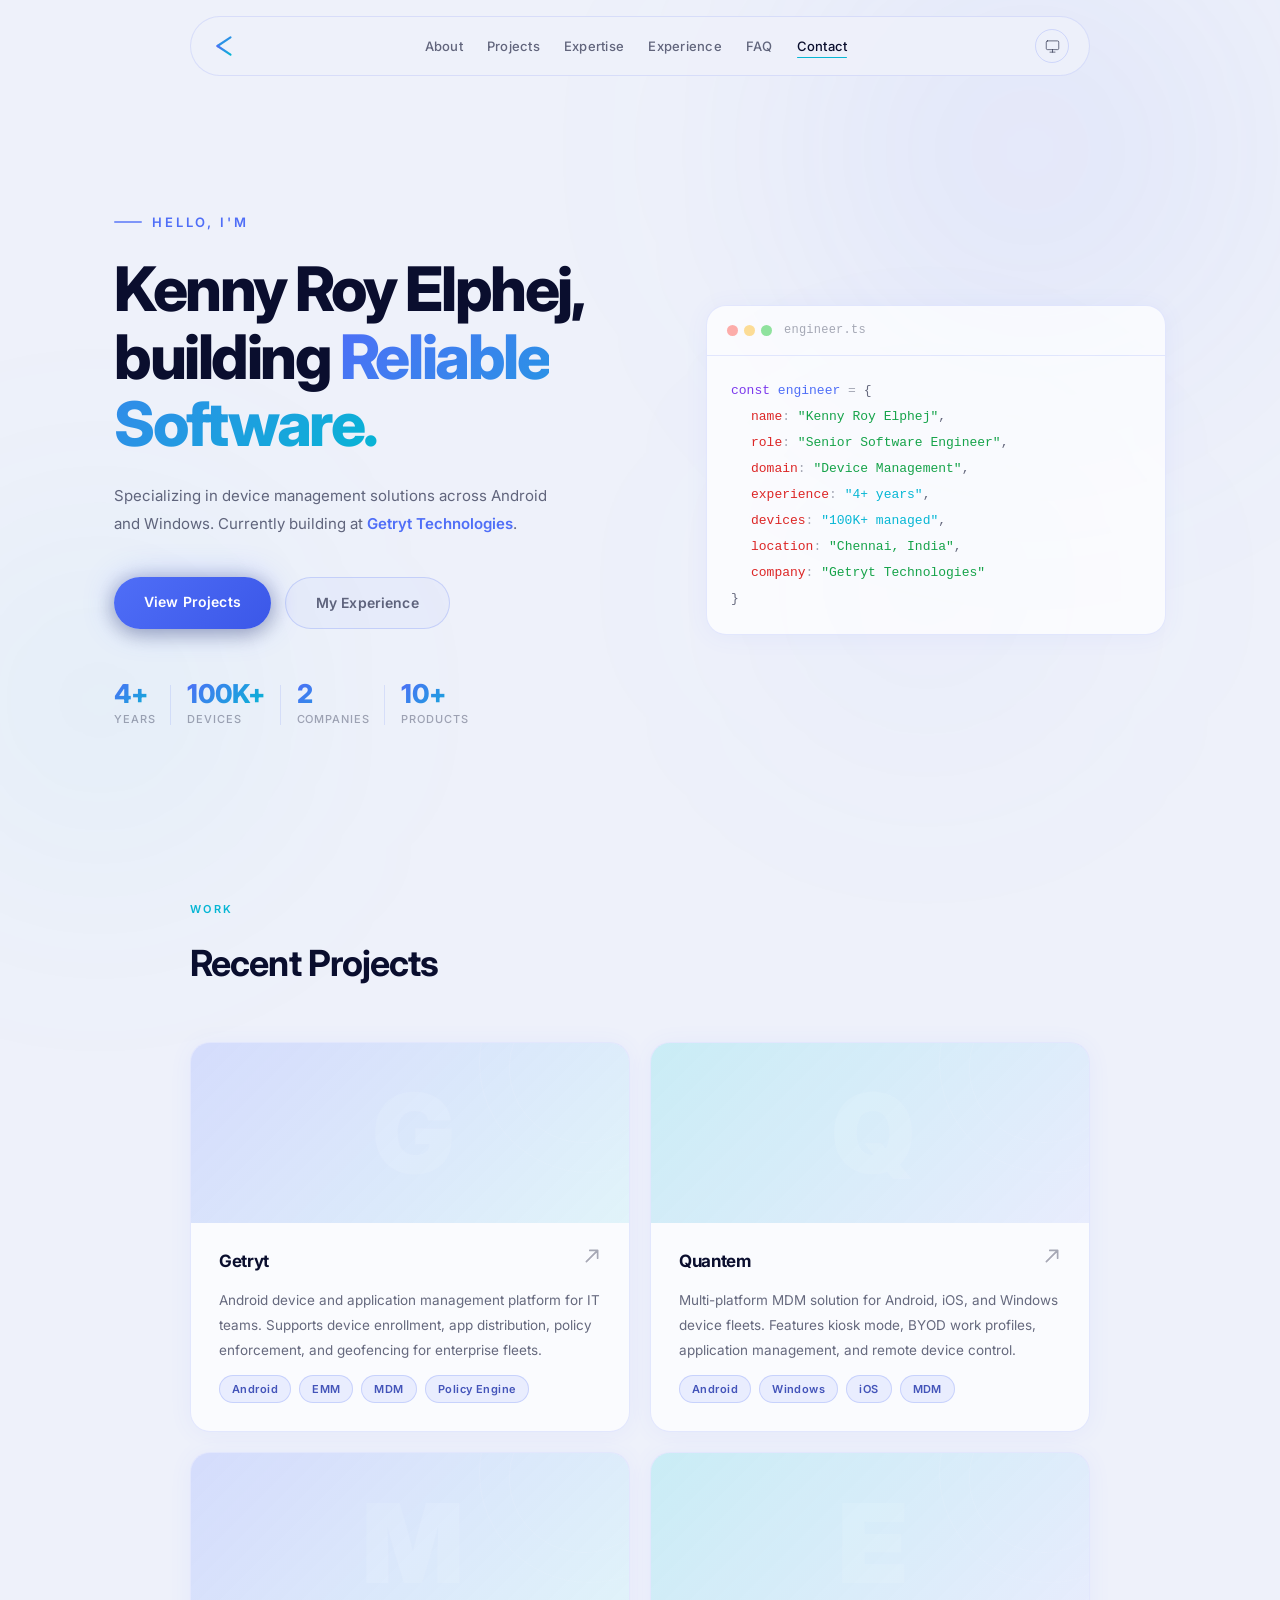
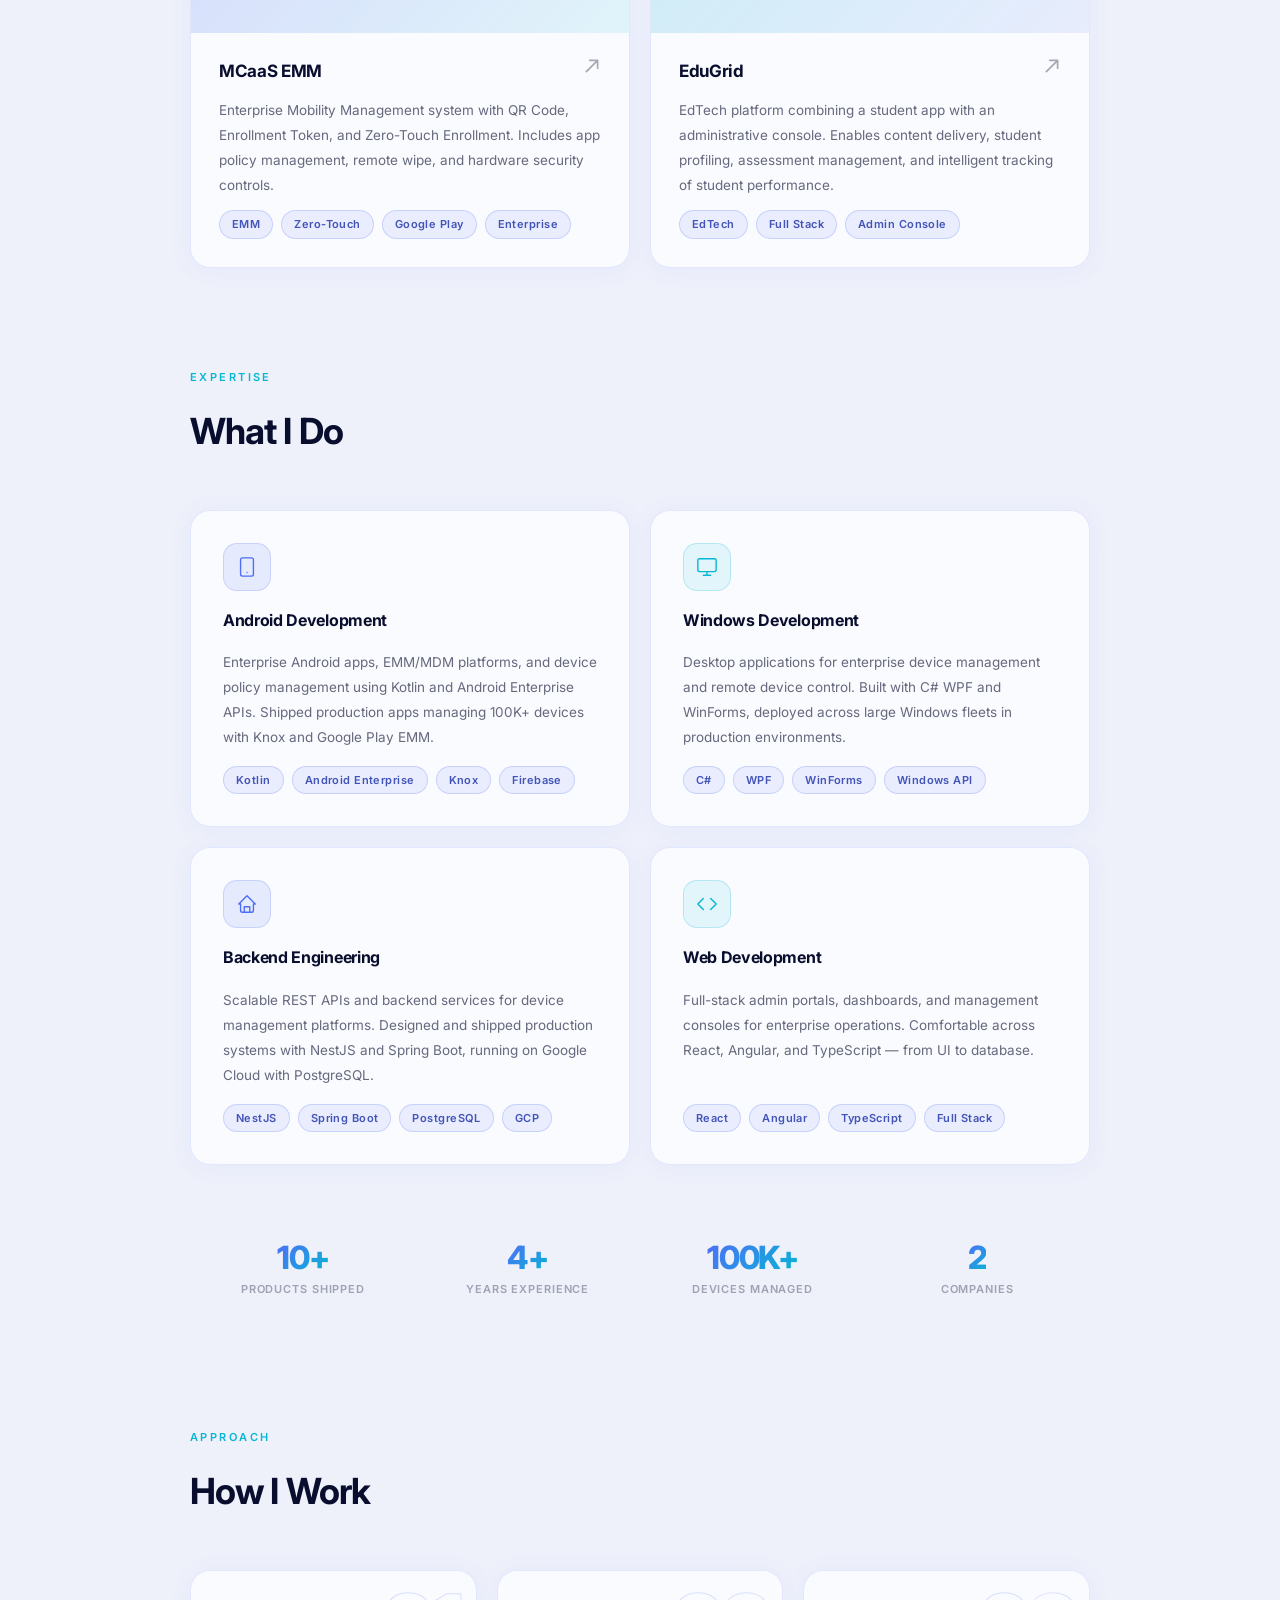
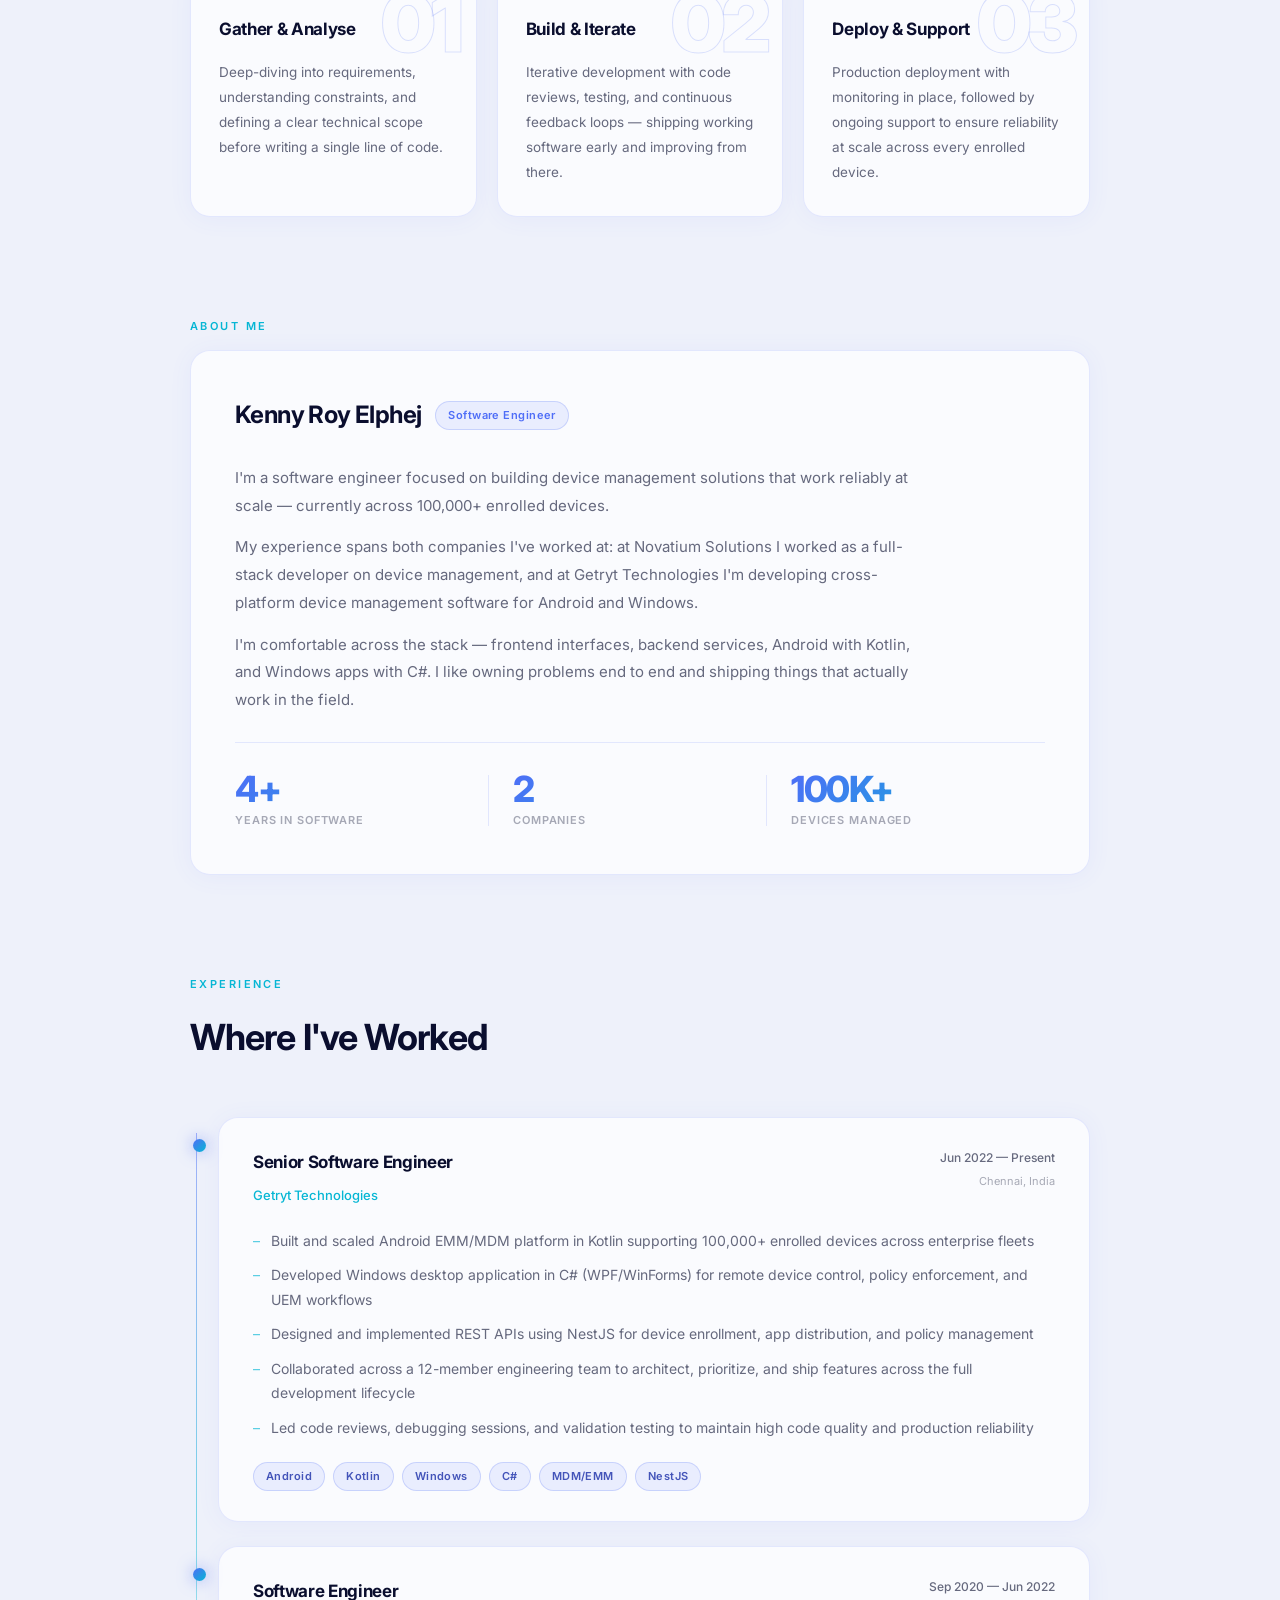
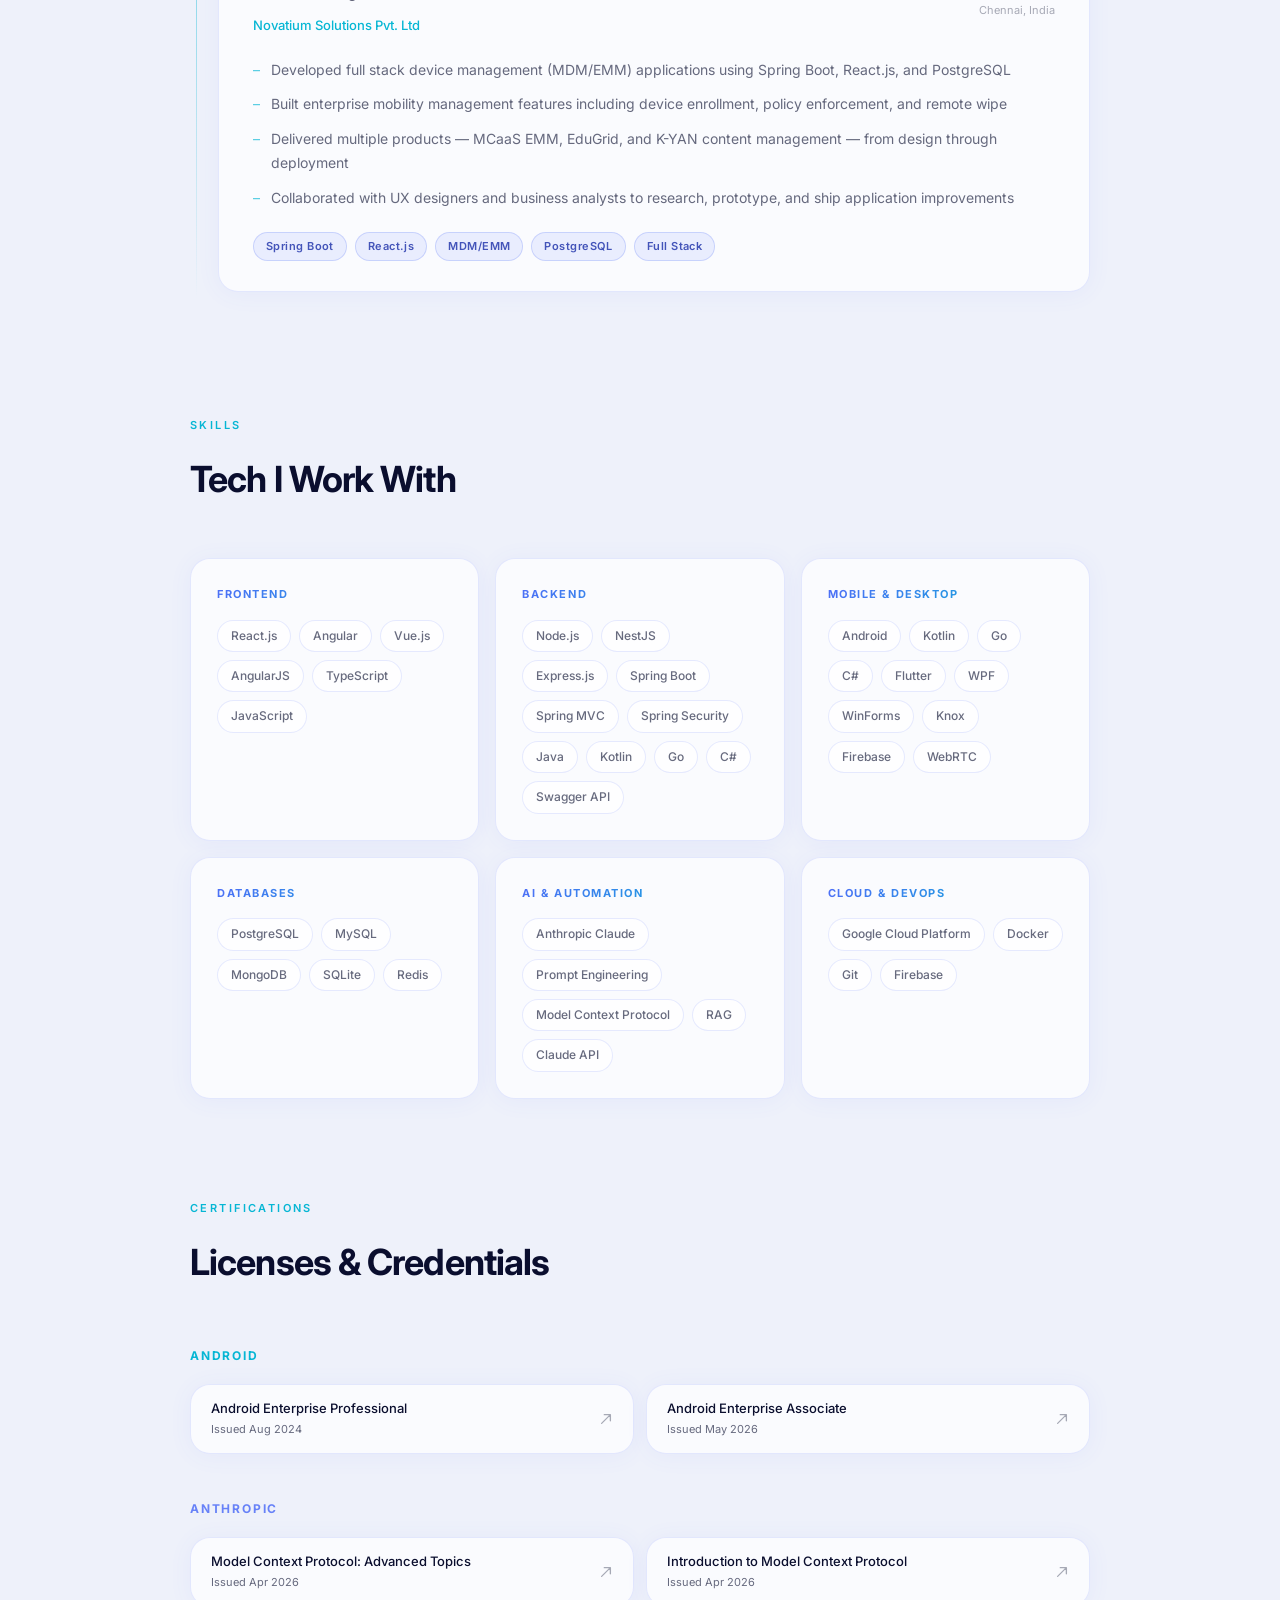
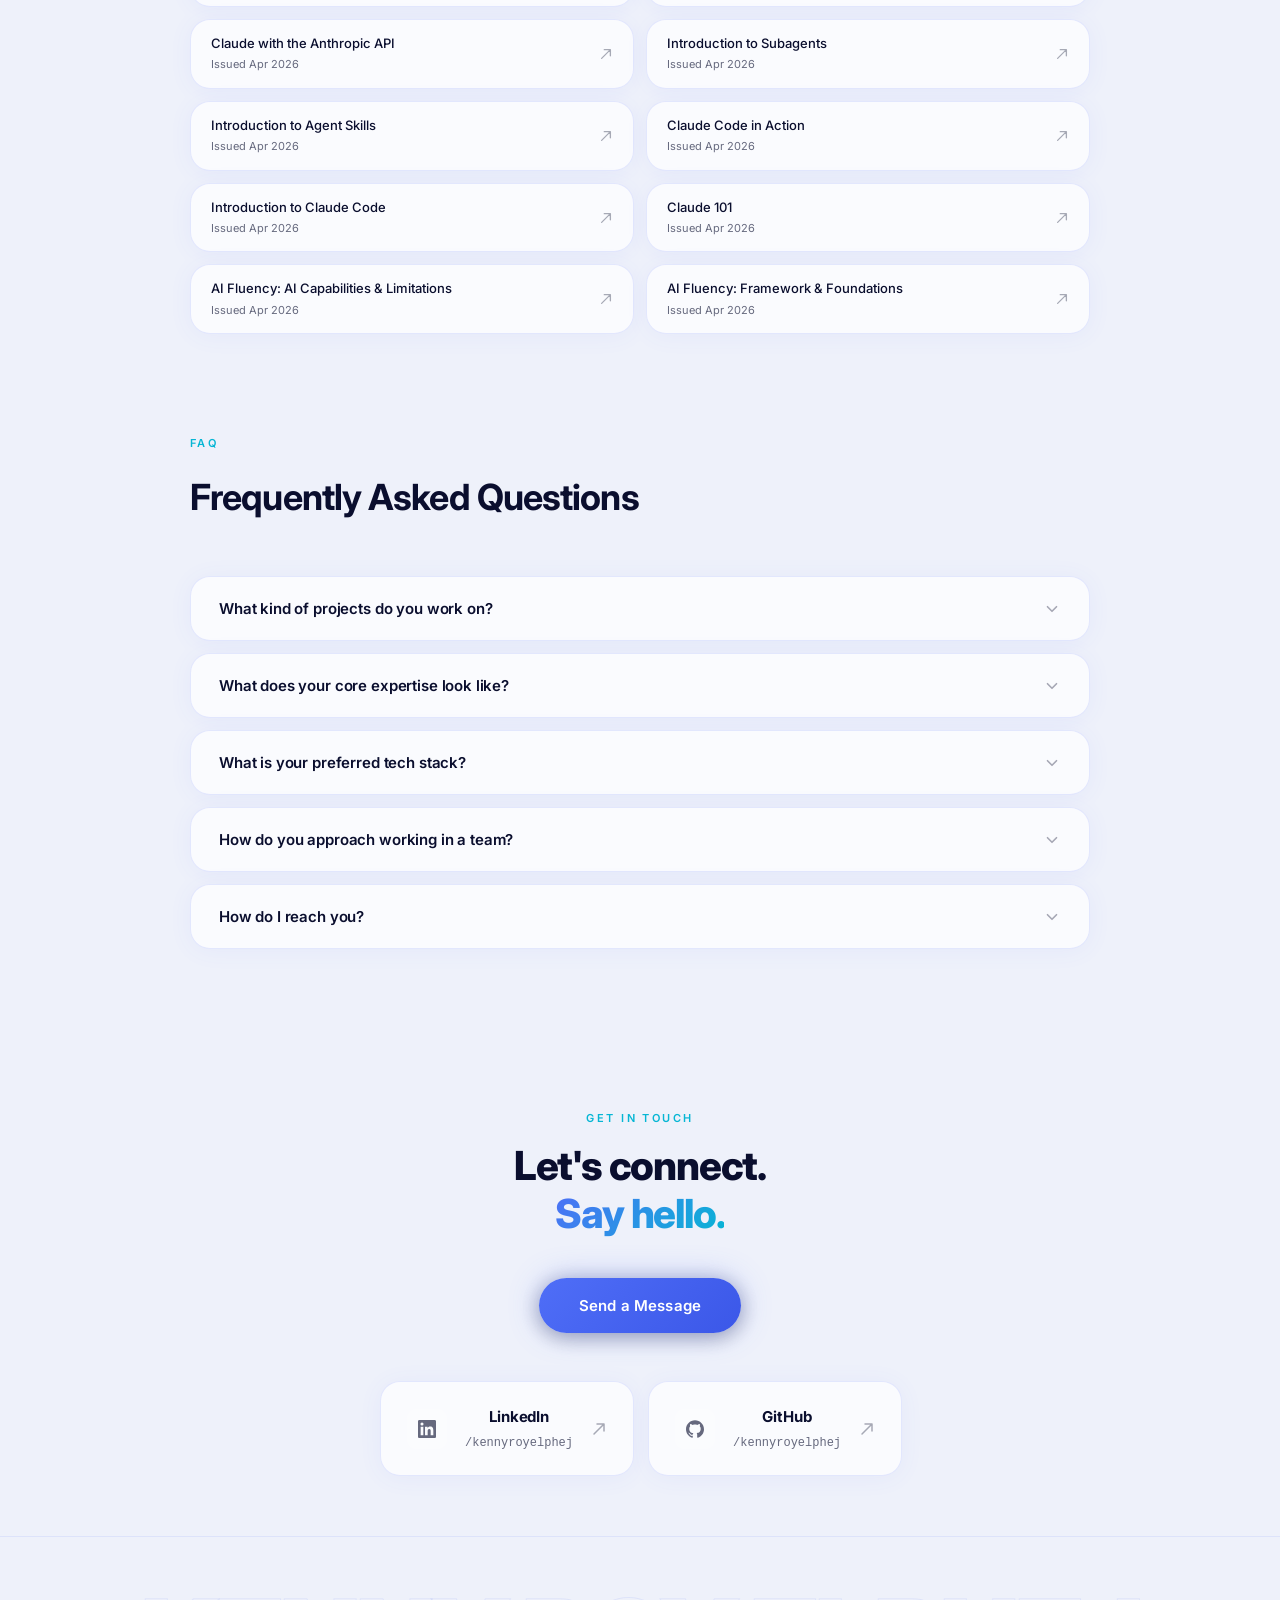
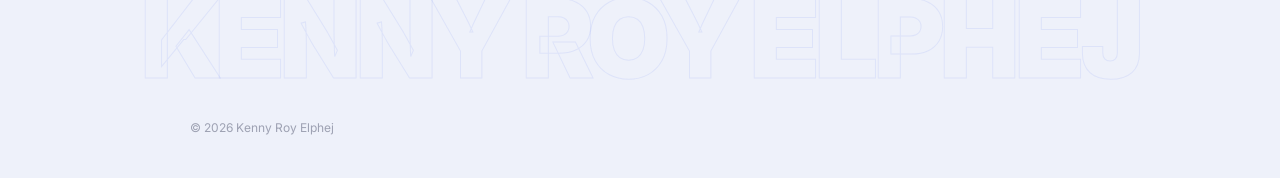
<file: index.html>
<!doctype html>
<html lang="en">
  <head>
    <meta charset="UTF-8" />
    <link rel="icon" type="image/svg+xml" href="/favicon.svg" />
    <meta name="viewport" content="width=device-width, initial-scale=1.0" />
    <meta name="description" content="Kenny Roy Elphej — Software Engineer specializing in device management solutions for Android and Windows. 100,000+ devices managed." />
    <title>Kenny Roy Elphej — Software Engineer</title>

    <!-- Open Graph -->
    <meta property="og:type" content="website" />
    <meta property="og:url" content="https://kennyroyelphej.github.io/" />
    <meta property="og:title" content="Kenny Roy Elphej — Software Engineer" />
    <meta property="og:description" content="Software Engineer specializing in Android & Windows device management. Currently at Getryt Technologies." />

    <!-- Twitter Card -->
    <meta name="twitter:card" content="summary" />
    <meta name="twitter:title" content="Kenny Roy Elphej — Software Engineer" />
    <meta name="twitter:description" content="Software Engineer specializing in Android & Windows device management. Currently at Getryt Technologies." />

    <link rel="preconnect" href="https://fonts.googleapis.com" />
    <link rel="preconnect" href="https://fonts.gstatic.com" crossorigin />
    <link href="https://fonts.googleapis.com/css2?family=Inter:wght@400;500;600;700;800&display=swap" rel="stylesheet" />

    <style>
      #site-loader {
        position: fixed;
        inset: 0;
        z-index: 9999;
        display: flex;
        align-items: center;
        justify-content: center;
        background: #050813;
        transition: opacity 0.4s ease;
      }
      html[data-theme="light"] #site-loader {
        background: #eef1fa;
      }
      #site-loader.fade-out {
        opacity: 0;
        pointer-events: none;
      }
      .loader-mark {
        animation: loader-pulse 1.4s ease-in-out infinite;
      }
      @keyframes loader-pulse {
        0%, 100% { opacity: 0.5; transform: scale(0.95); }
        50%       { opacity: 1;   transform: scale(1.05); }
      }
    </style>
    <script type="module" crossorigin src="/assets/index-Mgmqlgtx.js"></script>
    <link rel="stylesheet" crossorigin href="/assets/index-B_zioBPx.css">
  </head>

  <script>
    try {
      var t = localStorage.getItem('theme') || 'system';
      if (t === 'system') {
        t = window.matchMedia('(prefers-color-scheme: light)').matches ? 'light' : 'dark';
      }
      document.documentElement.setAttribute('data-theme', t);
    } catch(e) {}
  </script>

  <body>
    <div id="site-loader">
      <svg class="loader-mark" viewBox="0 0 48 48" width="48" height="48" fill="none">
        <defs>
          <linearGradient id="lg" x1="0%" y1="0%" x2="100%" y2="100%">
            <stop offset="0%" stop-color="#4F6EF7"/>
            <stop offset="100%" stop-color="#06b6d4"/>
          </linearGradient>
        </defs>
        <line x1="12" y1="8" x2="12" y2="40" stroke="url(#lg)" stroke-width="4" stroke-linecap="round"/>
        <line x1="12" y1="24" x2="36" y2="8"  stroke="url(#lg)" stroke-width="4" stroke-linecap="round"/>
        <line x1="12" y1="24" x2="36" y2="40" stroke="url(#lg)" stroke-width="4" stroke-linecap="round"/>
      </svg>
    </div>

    <div id="root"></div>
  </body>
</html>
</file>
<file: assets/index-B_zioBPx.css>
*,:before,:after{box-sizing:border-box;margin:0;padding:0}:root{--bg:#050813;--glass:#ffffff0a;--glass-hover:#ffffff14;--border:#ffffff14;--border-highlight:#ffffff2e;--blur:24px;--accent:#4f6ef7;--accent-2:#06b6d4;--accent-rgb:79, 110, 247;--accent-2-rgb:6, 182, 212;--text:#f0f4ff;--text-muted:#f0f4ff8c;--text-dim:#f0f4ff40;--radius:20px;--radius-sm:12px;--transition:.3s cubic-bezier(.4, 0, .2, 1)}[data-theme=light]{--bg:#eef1fa;--glass:#ffffffb8;--glass-hover:#ffffffe0;--border:#4f6ef724;--border-highlight:#4f6ef747;--text:#0a0e2e;--text-muted:#0a0e2e9e;--text-dim:#0a0e2e59}html{scroll-behavior:smooth}body{background-color:var(--bg);color:var(--text);-webkit-font-smoothing:antialiased;font-family:Inter,system-ui,-apple-system,sans-serif;line-height:1.7;overflow-x:hidden}a{color:inherit;text-decoration:none}button{cursor:pointer;font-family:inherit}.section-wrap{margin-bottom:100px;padding:0 24px;scroll-margin-top:80px}@media (width<=640px){.section-wrap{margin-bottom:72px}}.container{max-width:900px;margin:0 auto}.section-label{letter-spacing:.22em;text-transform:uppercase;color:var(--accent-2);margin-bottom:14px;font-size:11px;font-weight:600}.section-title{letter-spacing:-.025em;color:var(--text);margin-bottom:48px;font-size:clamp(24px,3.5vw,36px);font-weight:700}.glass{-webkit-backdrop-filter:blur(24px);border-radius:var(--radius);background:#ffffff0a;border:1px solid #ffffff14;transition:background .3s,border-color .3s,box-shadow .3s}.glass:hover{background:#ffffff12;border-color:#ffffff24;box-shadow:0 8px 40px #00000040}.tag{letter-spacing:.04em;color:#f1f0ffa6;background:#4f6ef71a;border:1px solid #4f6ef738;border-radius:100px;padding:4px 12px;font-size:11px;font-weight:600}[data-theme=light] .glass{background:var(--glass);border-color:var(--border);box-shadow:0 2px 24px #4f6ef70f}[data-theme=light] .glass:hover{background:var(--glass-hover);border-color:var(--border-highlight);box-shadow:0 8px 40px #4f6ef71a}[data-theme=light] .tag{color:#1e32aad1}[data-theme=light] .navbar-inner{background:#eef1fae0;border-color:#4f6ef724}[data-theme=light] .theme-toggle{border-color:#4f6ef733}[data-theme=light] .theme-toggle:hover{background:#4f6ef712;border-color:#4f6ef752}[data-theme=light] .skill-pill{background:#ffffffb8;border-color:#4f6ef724}[data-theme=light] .skill-pill:hover{color:var(--text);background:#ffffffeb;border-color:#4f6ef747}[data-theme=light] .footer-name-text{-webkit-text-stroke-color:#4f6ef71a}[data-theme=light] .footer-name-wrap{border-top-color:#4f6ef71a}[data-theme=light] .hc-str{color:#16a34a}[data-theme=light] .hc-kw{color:#7c3aed}[data-theme=light] .hc-prop{color:#dc2626}.orb{filter:blur(120px);pointer-events:none;z-index:0;border-radius:50%;position:fixed}.orb-1{background:radial-gradient(circle,#4f6ef72e 0%,#0000 70%);width:700px;height:700px;top:-200px;right:-100px}.orb-2{background:radial-gradient(circle,#06b6d41f 0%,#0000 70%);width:500px;height:500px;top:50%;left:-150px}.orb-3{background:radial-gradient(circle,#4f6ef71a 0%,#0000 70%);width:450px;height:450px;bottom:10%;right:10%}main{z-index:1;position:relative}[data-theme=light] .orb-1{background:radial-gradient(circle,#4f6ef71a 0%,#0000 70%)}[data-theme=light] .orb-2{background:radial-gradient(circle,#06b6d412 0%,#0000 70%)}[data-theme=light] .orb-3{background:radial-gradient(circle,#4f6ef70f 0%,#0000 70%)}.navbar{z-index:100;padding:0 24px;position:fixed;top:0;left:0;right:0}.navbar-inner{-webkit-backdrop-filter:blur(20px);background:#07071ab3;border:1px solid #ffffff14;border-radius:100px;justify-content:space-between;align-items:center;max-width:900px;margin:16px auto 0;padding:12px 20px;display:flex}.navbar-logo{flex-shrink:0;align-items:center;display:flex}.navbar-links{gap:24px;list-style:none;display:flex}.navbar-links a{color:var(--text-muted);letter-spacing:.02em;padding-bottom:2px;font-size:13px;font-weight:500;transition:color .25s;position:relative}.navbar-links a:after{content:"";background:var(--accent-2);border-radius:2px;height:1.5px;transition:transform .25s;position:absolute;bottom:-2px;left:0;right:0;transform:scaleX(0)}.navbar-links a:hover,.navbar-links a.active{color:var(--text)}.navbar-links a.active:after{transform:scaleX(1)}.navbar-right{flex-shrink:0;align-items:center;gap:8px;display:flex}.theme-toggle{width:34px;height:34px;color:var(--text-muted);background:0 0;border:1px solid #ffffff1a;border-radius:100px;justify-content:center;align-items:center;transition:color .25s,border-color .25s,background .25s;display:flex}.theme-toggle:hover{color:var(--text);background:#ffffff0f;border-color:#ffffff38}.theme-toggle svg{width:15px;height:15px}.navbar-burger{cursor:pointer;background:0 0;border:none;flex-direction:column;gap:5px;padding:4px;display:none}.navbar-burger span{background:var(--text-muted);border-radius:2px;width:22px;height:1.5px;transition:transform .3s,opacity .3s,background .25s;display:block}.navbar-burger:hover span{background:var(--text)}.navbar-burger.open span:first-child{transform:translateY(6.5px)rotate(45deg)}.navbar-burger.open span:nth-child(2){opacity:0}.navbar-burger.open span:nth-child(3){transform:translateY(-6.5px)rotate(-45deg)}@media (width<=860px) and (width>=641px){.navbar-links{gap:14px}.navbar-links a{font-size:12px}.navbar-inner{padding:10px 16px}}@media (width<=640px){.navbar-inner{border-radius:20px;flex-wrap:wrap;padding:14px 20px}.navbar-burger{display:flex}.navbar-links{flex-direction:column;gap:0;width:100%;padding:12px 0 4px;display:none}.navbar-links.open{display:flex}.navbar-links li a{border-bottom:1px solid #ffffff0d;padding:10px 4px;font-size:14px;display:block}.navbar-links li:last-child a{border-bottom:none}.navbar-links a:after{display:none}}.hero{justify-content:space-between;align-items:center;gap:48px;max-width:1100px;min-height:100vh;margin:0 auto;padding:120px 24px 80px;scroll-margin-top:80px;display:flex}.hero-content{flex:1;animation:.9s cubic-bezier(.4,0,.2,1) forwards heroIn}@keyframes heroIn{0%{opacity:0;transform:translateY(28px)}to{opacity:1;transform:translateY(0)}}.hero-eyebrow{letter-spacing:.22em;text-transform:uppercase;color:var(--accent);align-items:center;gap:10px;margin-bottom:22px;font-size:13px;font-weight:600;display:flex}.hero-eyebrow:before{content:"";background:var(--accent);opacity:.7;border-radius:2px;width:28px;height:1.5px;display:inline-block}.hero-name{letter-spacing:-.04em;color:var(--text);margin-bottom:24px;font-size:clamp(36px,4.8vw,62px);font-weight:800;line-height:1.1}.hero-gradient{background:linear-gradient(135deg, var(--accent), var(--accent-2));-webkit-text-fill-color:transparent;-webkit-background-clip:text;background-clip:text}.hero-bio{color:var(--text-muted);max-width:440px;margin-bottom:40px;font-size:15px;line-height:1.85}.hero-company{color:var(--accent);font-weight:600}.hero-actions{flex-wrap:wrap;gap:14px;margin-bottom:52px;display:flex}.btn-primary{background:linear-gradient(135deg, var(--accent), #3b57e8);color:#fff;letter-spacing:.01em;border-radius:100px;padding:13px 30px;font-size:14px;font-weight:600;transition:opacity .25s,transform .25s,box-shadow .25s;box-shadow:0 0 30px #4f6ef759,0 4px 20px #0000004d}.btn-primary:hover{opacity:.88;transform:translateY(-2px);box-shadow:0 0 44px #4f6ef780,0 8px 28px #00000059}.btn-ghost{color:var(--text-muted);-webkit-backdrop-filter:blur(16px);backdrop-filter:blur(16px);letter-spacing:.01em;background:#ffffff0a;border:1px solid #ffffff24;border-radius:100px;padding:13px 30px;font-size:14px;font-weight:600;transition:color .25s,border-color .25s,transform .25s}.btn-ghost:hover{color:var(--text);border-color:#ffffff4d;transform:translateY(-2px)}[data-theme=light] .btn-ghost{background:#4f6ef70a;border-color:#4f6ef738}[data-theme=light] .btn-ghost:hover{border-color:#4f6ef766}.hero-stats{flex-wrap:wrap;gap:32px;display:flex}.hero-stat{flex-direction:column;gap:3px;display:flex;position:relative}.hero-stat:not(:last-child):after{content:"";background:var(--border);width:1px;position:absolute;top:4px;bottom:4px;right:-16px}.hero-stat-value{letter-spacing:-.03em;background:linear-gradient(135deg, var(--accent), var(--accent-2));-webkit-text-fill-color:transparent;-webkit-background-clip:text;background-clip:text;font-size:26px;font-weight:800;line-height:1}.hero-stat-label{color:var(--text-dim);letter-spacing:.08em;text-transform:uppercase;font-size:11px;font-weight:500}.hero-visual{flex-shrink:0;width:min(44%,460px);animation:1.1s cubic-bezier(.4,0,.2,1) forwards heroIn}.hero-code-card{border-radius:var(--radius);overflow:hidden}.hero-code-header{border-bottom:1px solid var(--border);align-items:center;gap:12px;padding:14px 20px;display:flex}.hero-code-dots{gap:6px;display:flex}.hc-dot{border-radius:50%;width:11px;height:11px}.hc-dot-r{background:#ff5f5680}.hc-dot-y{background:#ffbd2e80}.hc-dot-g{background:#27c93f80}.hero-code-fname{color:var(--text-dim);letter-spacing:.02em;font-family:ui-monospace,Cascadia Code,Fira Code,Consolas,monospace;font-size:12px}.hero-code-body{padding:22px 24px;font-family:ui-monospace,Cascadia Code,Fira Code,Consolas,monospace;font-size:13px;line-height:2;overflow:hidden}.hcl{white-space:nowrap;color:var(--text-muted)}.hcl-i{padding-left:20px}.hc-kw{color:#c792ea}.hc-var{color:var(--accent)}.hc-op{color:var(--text-dim)}.hc-prop{color:#f07178}.hc-str{color:#c3e88d}.hc-num{color:var(--accent-2)}@media (width<=820px){.hero{text-align:center;flex-direction:column;align-items:center;gap:40px;padding-top:100px}.hero-visual{width:min(90%,420px)}.hero-eyebrow{justify-content:center}.hero-bio{margin-inline:auto}.hero-actions{justify-content:center}.hero-stats{justify-content:center;gap:24px}.hero-stat:not(:last-child):after{right:-12px}}@media (width<=480px){.hero-visual{width:100%}.hero-code-body{padding:18px;font-size:11.5px}}.projects-grid{grid-template-columns:repeat(2,1fr);gap:20px;display:grid}.project-card{cursor:pointer;flex-direction:column;padding:0;transition:transform .3s,background .3s,border-color .3s,box-shadow .3s;display:flex;overflow:hidden}.project-card:hover{transform:translateY(-5px);box-shadow:0 20px 60px #0000004d}.project-card.accent-blue:hover{border-color:#4f6ef766}.project-card.accent-cyan:hover{border-color:#06b6d466}.project-preview{flex-shrink:0;justify-content:center;align-items:center;height:180px;display:flex;position:relative;overflow:hidden}.preview-blue{background:linear-gradient(135deg,#4f6ef738 0%,#06b6d41a 100%)}.preview-cyan{background:linear-gradient(135deg,#06b6d433 0%,#4f6ef71a 100%)}.preview-initial{opacity:.07;color:#fff;letter-spacing:-.06em;-webkit-user-select:none;user-select:none;z-index:1;font-size:110px;font-weight:900;line-height:1;position:relative}.preview-ring{pointer-events:none;border:1px solid #ffffff0f;border-radius:50%;position:absolute}.preview-ring-1{width:220px;height:220px;top:-90px;right:-70px}.preview-ring-2{width:150px;height:150px;top:-50px;right:-30px}.project-body{flex-direction:column;flex:1;gap:12px;padding:24px 28px 28px;display:flex}.project-top{justify-content:space-between;align-items:flex-start;gap:12px;display:flex}.project-name{color:var(--text);letter-spacing:-.02em;font-size:17px;font-weight:700}.project-arrow{width:18px;height:18px;color:var(--text-dim);flex-shrink:0;transition:color .3s,transform .3s}.project-card:hover .project-arrow{color:var(--text-muted);transform:translate(3px,-3px)}.project-desc{color:var(--text-muted);flex:1;font-size:13.5px;line-height:1.85}.project-tags{flex-wrap:wrap;gap:8px;display:flex}@media (width<=600px){.projects-grid{grid-template-columns:1fr}}.services-grid{grid-template-columns:repeat(2,1fr);gap:20px;margin-bottom:48px;display:grid}.service-card{flex-direction:column;gap:16px;padding:32px;transition:transform .3s,border-color .3s,box-shadow .3s;display:flex}.service-card:hover{transform:translateY(-4px);box-shadow:0 20px 60px #00000040}.service-card.accent-blue:hover{border-color:#4f6ef759}.service-card.accent-cyan:hover{border-color:#06b6d459}.service-icon-wrap{border-radius:14px;flex-shrink:0;justify-content:center;align-items:center;width:48px;height:48px;display:flex}.service-icon-wrap svg{width:22px;height:22px}.icon-blue{color:var(--accent);background:#4f6ef71f;border:1px solid #4f6ef733}.icon-cyan{color:var(--accent-2);background:#06b6d41a;border:1px solid #06b6d433}.service-title{color:var(--text);letter-spacing:-.02em;font-size:16px;font-weight:700}.service-desc{color:var(--text-muted);flex:1;font-size:13.5px;line-height:1.85}.service-tags{flex-wrap:wrap;gap:8px;display:flex}.services-stats-strip{border-radius:var(--radius);background:#ffffff0f;border:1px solid #ffffff14;grid-template-columns:repeat(4,1fr);gap:1px;display:grid;overflow:hidden}.services-stat{background:var(--bg);text-align:center;flex-direction:column;align-items:center;gap:6px;padding:28px 24px;transition:background .3s;display:flex}.services-stat:hover{background:#ffffff08}.services-stat-value{letter-spacing:-.04em;background:linear-gradient(135deg, var(--accent), var(--accent-2));-webkit-text-fill-color:transparent;-webkit-background-clip:text;background-clip:text;font-size:32px;font-weight:800;line-height:1}.services-stat-label{color:var(--text-dim);letter-spacing:.08em;text-transform:uppercase;font-size:11px;font-weight:600}@media (width<=680px){.services-grid{grid-template-columns:1fr}.services-stats-strip{grid-template-columns:repeat(2,1fr)}}.process-grid{grid-template-columns:repeat(3,1fr);gap:20px;margin-bottom:48px;display:grid}.process-step{flex-direction:column;gap:16px;padding:36px 28px 32px;transition:transform .3s,border-color .3s,box-shadow .3s;display:flex;position:relative;overflow:hidden}.process-step:hover{border-color:#4f6ef74d;transform:translateY(-4px);box-shadow:0 20px 60px #00000040}.process-num{letter-spacing:-.06em;color:#0000;-webkit-text-stroke:1px #4f6ef733;-webkit-user-select:none;user-select:none;pointer-events:none;font-size:80px;font-weight:900;line-height:1;position:absolute;top:12px;right:16px}.process-title{color:var(--text);letter-spacing:-.02em;z-index:1;margin-top:8px;font-size:17px;font-weight:700;position:relative}.process-desc{color:var(--text-muted);z-index:1;font-size:13.5px;line-height:1.85;position:relative}@media (width<=680px){.process-grid{grid-template-columns:1fr}.process-num{font-size:60px;top:8px;right:12px}}.about-card{flex-direction:column;gap:28px;padding:44px;display:flex}.about-header{flex-wrap:wrap;align-items:center;gap:14px;display:flex}.about-name{color:var(--text);letter-spacing:-.025em;font-size:24px;font-weight:700}.about-role-chip{letter-spacing:.04em;color:var(--accent);background:#4f6ef71a;border:1px solid #4f6ef738;border-radius:100px;padding:4px 12px;font-size:11px;font-weight:600}.about-text{flex-direction:column;gap:14px;max-width:680px;display:flex}.about-text p{color:var(--text-muted);font-size:15px;line-height:1.85}.about-stats{border-top:1px solid var(--border);gap:0;padding-top:28px;display:flex}.stat{flex-direction:column;flex:1;gap:4px;padding-right:24px;display:flex;position:relative}.stat:not(:last-child):after{content:"";background:var(--border);width:1px;position:absolute;top:4px;bottom:4px;right:0}.stat:not(:first-child){padding-left:24px}.stat-value{letter-spacing:-.04em;background:linear-gradient(135deg, var(--accent), var(--accent-2));-webkit-text-fill-color:transparent;-webkit-background-clip:text;background-clip:text;font-size:36px;font-weight:800;line-height:1}.stat-label{color:var(--text-dim);letter-spacing:.08em;text-transform:uppercase;font-size:11px;font-weight:600}@media (width<=640px){.about-card{padding:28px 20px}.about-stats{flex-wrap:wrap;gap:20px;padding-top:20px}.stat{min-width:80px;padding:0}.stat:after{display:none}.stat-value{font-size:28px}}.timeline{flex-direction:column;padding-left:28px;display:flex;position:relative}.timeline:before{content:"";background:linear-gradient(to bottom, var(--accent), var(--accent-2), transparent);opacity:.5;width:1px;position:absolute;top:16px;bottom:16px;left:6px}.timeline-item{padding-bottom:24px;position:relative}.timeline-dot{background:linear-gradient(135deg, var(--accent), var(--accent-2));border-radius:50%;width:13px;height:13px;position:absolute;top:22px;left:-25px;box-shadow:0 0 16px #4f6ef799}.timeline-card{padding:30px 34px}.job-header{flex-wrap:wrap;justify-content:space-between;align-items:flex-start;gap:16px;margin-bottom:20px;display:flex}.job-role{color:var(--text);letter-spacing:-.02em;margin-bottom:5px;font-size:17px;font-weight:700}.job-company{color:var(--accent-2);font-size:13px;font-weight:500}.job-meta{flex-direction:column;align-items:flex-end;gap:4px;display:flex}.job-period{color:var(--text-muted);white-space:nowrap;font-size:12px;font-weight:500}.job-location{color:var(--text-dim);font-size:11px}.job-bullets{flex-direction:column;gap:10px;margin-bottom:22px;list-style:none;display:flex}.job-bullets li{color:var(--text-muted);padding-left:18px;font-size:14px;line-height:1.75;position:relative}.job-bullets li:before{content:"–";color:var(--accent-2);opacity:.7;position:absolute;left:0}.job-tags{flex-wrap:wrap;gap:8px;display:flex}@media (width<=480px){.timeline-card{padding:22px 20px}.job-header{flex-direction:column;gap:6px}.job-meta{align-items:flex-start}}.skills-grid{grid-template-columns:repeat(3,1fr);gap:16px;display:grid}.skill-group{flex-direction:column;gap:16px;padding:26px;display:flex}.skill-group-label{letter-spacing:.14em;text-transform:uppercase;background:linear-gradient(135deg, var(--accent), var(--accent-2));-webkit-text-fill-color:transparent;-webkit-background-clip:text;background-clip:text;font-size:11px;font-weight:700}.skill-pills{flex-wrap:wrap;gap:8px;display:flex}.skill-pill{color:var(--text-muted);background:#ffffff0a;border:1px solid #ffffff14;border-radius:100px;padding:5px 13px;font-size:12px;font-weight:500;transition:background .25s,border-color .25s,color .25s}.skill-pill:hover{color:var(--text);background:#ffffff17;border-color:#ffffff2e}@media (width<=680px){.skills-grid{grid-template-columns:repeat(2,1fr)}}@media (width<=420px){.skills-grid{grid-template-columns:1fr}}.certs-groups{flex-direction:column;gap:40px;display:flex}.cert-group-header{margin-bottom:16px}.cert-issuer{letter-spacing:.15em;text-transform:uppercase;font-size:12px;font-weight:700}.cert-group-header.accent-cyan .cert-issuer{color:var(--accent-2)}.cert-group-header.accent-purple .cert-issuer{color:var(--accent);opacity:.85}.cert-list{grid-template-columns:repeat(2,1fr);gap:12px;display:grid}.cert-card{flex-direction:row;justify-content:space-between;align-items:center;gap:16px;padding:14px 20px;transition:transform .25s,border-color .25s,box-shadow .25s;display:flex}.cert-card:hover{border-color:#4f6ef74d;transform:translateY(-2px);box-shadow:0 8px 32px #0003}.cert-arrow{width:14px;height:14px;color:var(--text-dim);flex-shrink:0;transition:color .25s,transform .25s}.cert-card:hover .cert-arrow{color:var(--accent);transform:translate(2px,-2px)}.cert-info{flex-direction:column;flex:1;gap:3px;min-width:0;display:flex}.cert-name{color:var(--text);font-size:13px;font-weight:500;line-height:1.4}.cert-issued{color:var(--text-muted);font-size:11px}@media (width<=600px){.cert-list{grid-template-columns:1fr}}.faq-list{flex-direction:column;gap:12px;display:flex}.faq-item{transition:border-color .3s,box-shadow .3s;overflow:hidden}.faq-item.open{border-color:#4f6ef74d}.faq-trigger{width:100%;color:var(--text);text-align:left;letter-spacing:-.01em;cursor:pointer;background:0 0;border:none;justify-content:space-between;align-items:center;gap:16px;padding:22px 28px;font-size:15px;font-weight:600;transition:color .25s;display:flex}.faq-trigger:hover{color:var(--text)}.faq-chevron{width:18px;height:18px;color:var(--text-dim);flex-shrink:0;transition:transform .3s cubic-bezier(.4,0,.2,1),color .25s}.faq-item.open .faq-chevron{color:var(--accent);transform:rotate(180deg)}.faq-answer{max-height:0;transition:max-height .4s cubic-bezier(.4,0,.2,1);overflow:hidden}.faq-item.open .faq-answer{max-height:400px}.faq-answer p{color:var(--text-muted);padding:0 28px 24px;font-size:14px;line-height:1.85}.contact-section{margin-bottom:0;padding:0 24px;scroll-margin-top:80px}.contact-cta-wrap{justify-content:center;padding:60px 0;display:flex}.contact-cta-inner{text-align:center;flex-direction:column;align-items:center;width:100%;max-width:640px;display:flex}.contact-cta-heading{letter-spacing:-.03em;color:var(--text);margin-bottom:40px;font-size:clamp(24px,3.5vw,40px);font-weight:800;line-height:1.2}.contact-cta-gradient{background:linear-gradient(135deg, var(--accent), var(--accent-2));-webkit-text-fill-color:transparent;-webkit-background-clip:text;background-clip:text}.contact-cta-btn{margin-bottom:48px;padding:15px 40px;font-size:15px}.contact-links{grid-template-columns:repeat(2,1fr);gap:14px;width:100%;max-width:520px;display:grid}.contact-card{align-items:center;gap:18px;padding:22px 26px;transition:transform .3s,background .3s,border-color .3s,box-shadow .3s;display:flex}.contact-card:hover{transform:translateY(-4px);box-shadow:0 20px 60px #0000004d}.contact-card.accent-blue:hover{background:#4f6ef70f;border-color:#4f6ef766}.contact-card.accent-cyan:hover{background:#06b6d40f;border-color:#06b6d466}.contact-icon{background:#ffffff0f;border:1px solid #ffffff14;border-radius:10px;flex-shrink:0;justify-content:center;align-items:center;width:40px;height:40px;display:flex}.contact-icon svg{width:18px;height:18px;color:var(--text-muted);transition:color .3s}.contact-card.accent-blue:hover .contact-icon svg{color:var(--accent)}.contact-card.accent-cyan:hover .contact-icon svg{color:var(--accent-2)}.contact-info{flex-direction:column;flex:1;gap:3px;display:flex}.contact-label{color:var(--text);letter-spacing:-.01em;font-size:15px;font-weight:700}.contact-handle{color:var(--text-muted);white-space:nowrap;font-family:ui-monospace,monospace;font-size:12px}.contact-arrow{width:16px;height:16px;color:var(--text-dim);flex-shrink:0;transition:color .3s,transform .3s}.contact-card:hover .contact-arrow{color:var(--text-muted);transform:translate(3px,-3px)}.footer-name-wrap{border-top:1px solid #ffffff0d;margin-left:-24px;margin-right:-24px;padding:48px 0 0;overflow:hidden}.footer-name-text{letter-spacing:-.04em;color:#0000;-webkit-text-stroke:1px #ffffff12;text-align:center;white-space:nowrap;-webkit-user-select:none;user-select:none;font-size:clamp(40px,8.5vw,130px);font-weight:900;line-height:1;display:block}.footer-bar{flex-wrap:wrap;justify-content:space-between;align-items:center;gap:8px;max-width:900px;margin:0 auto;padding:24px 0 40px;display:flex}.footer-copy{color:var(--text-dim);font-size:12px}@media (width<=500px){.contact-links{grid-template-columns:1fr}.footer-bar{text-align:center;justify-content:center}}
</file>
